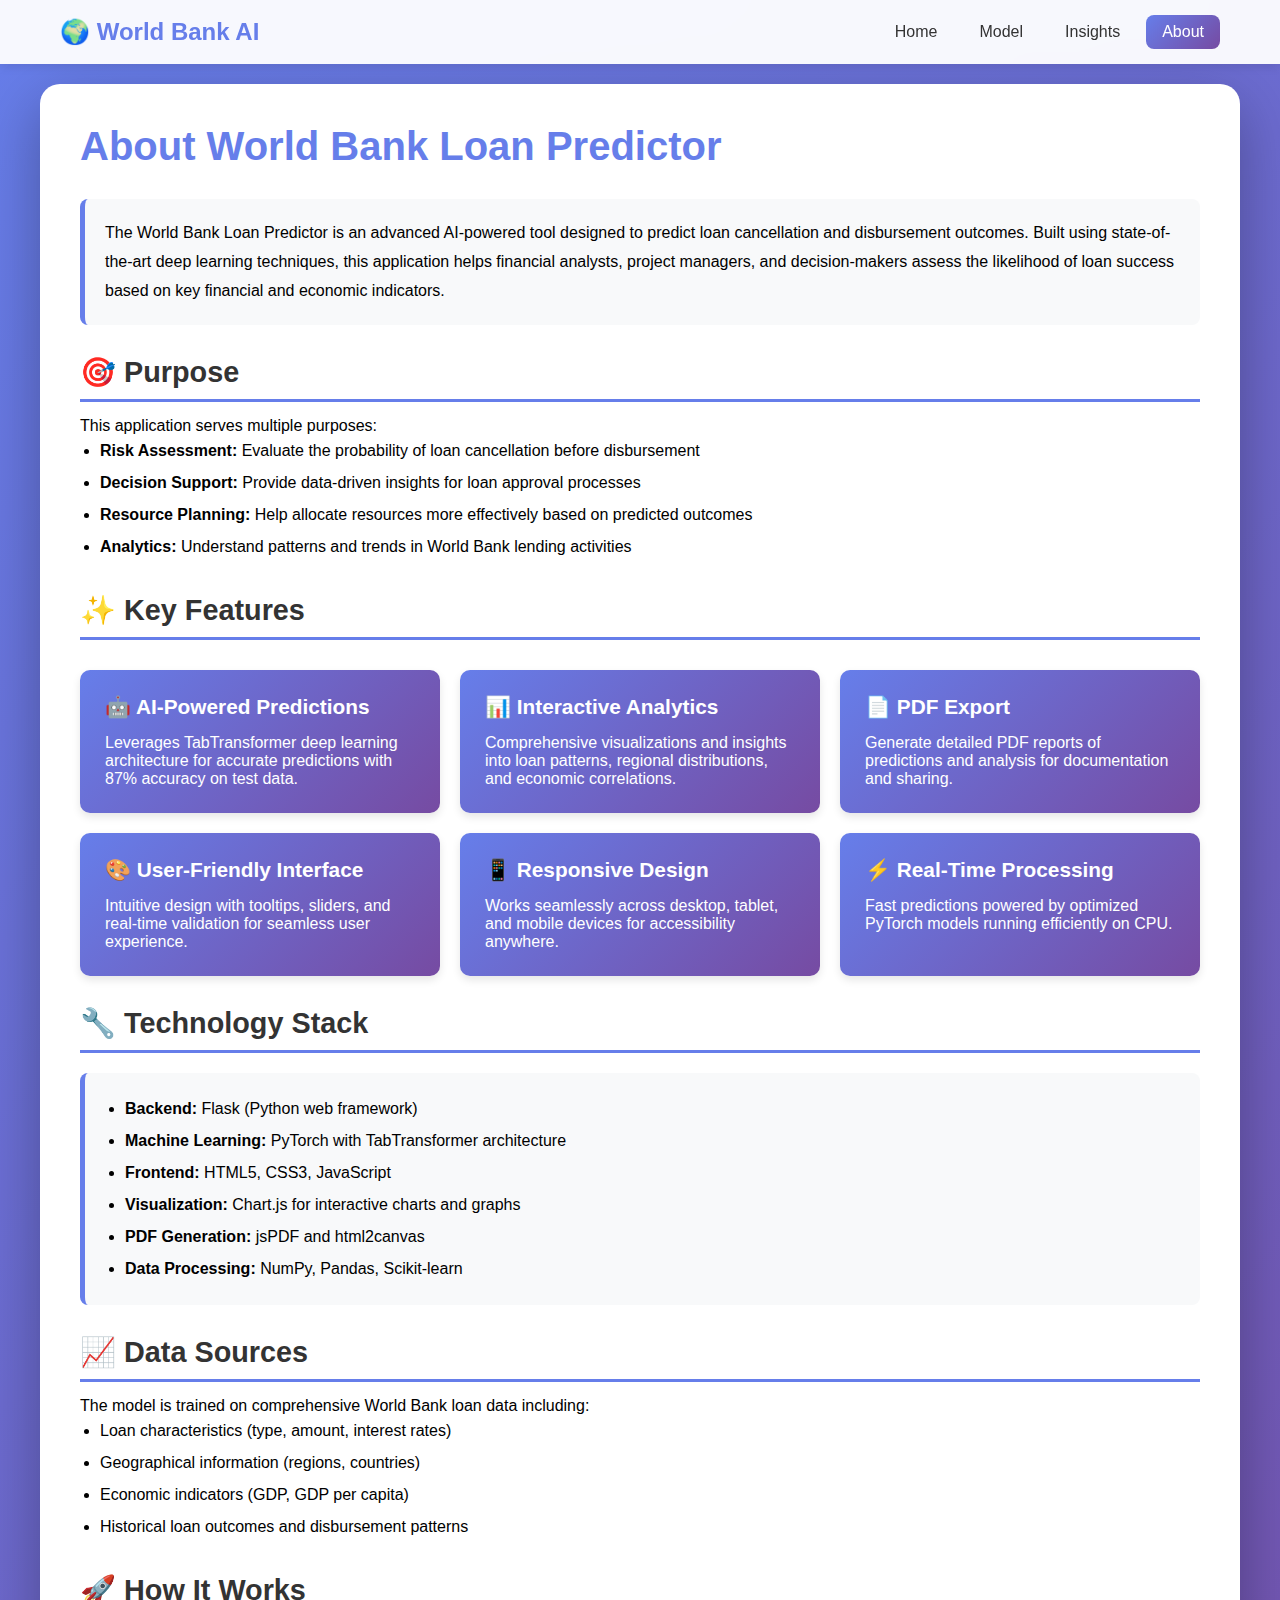
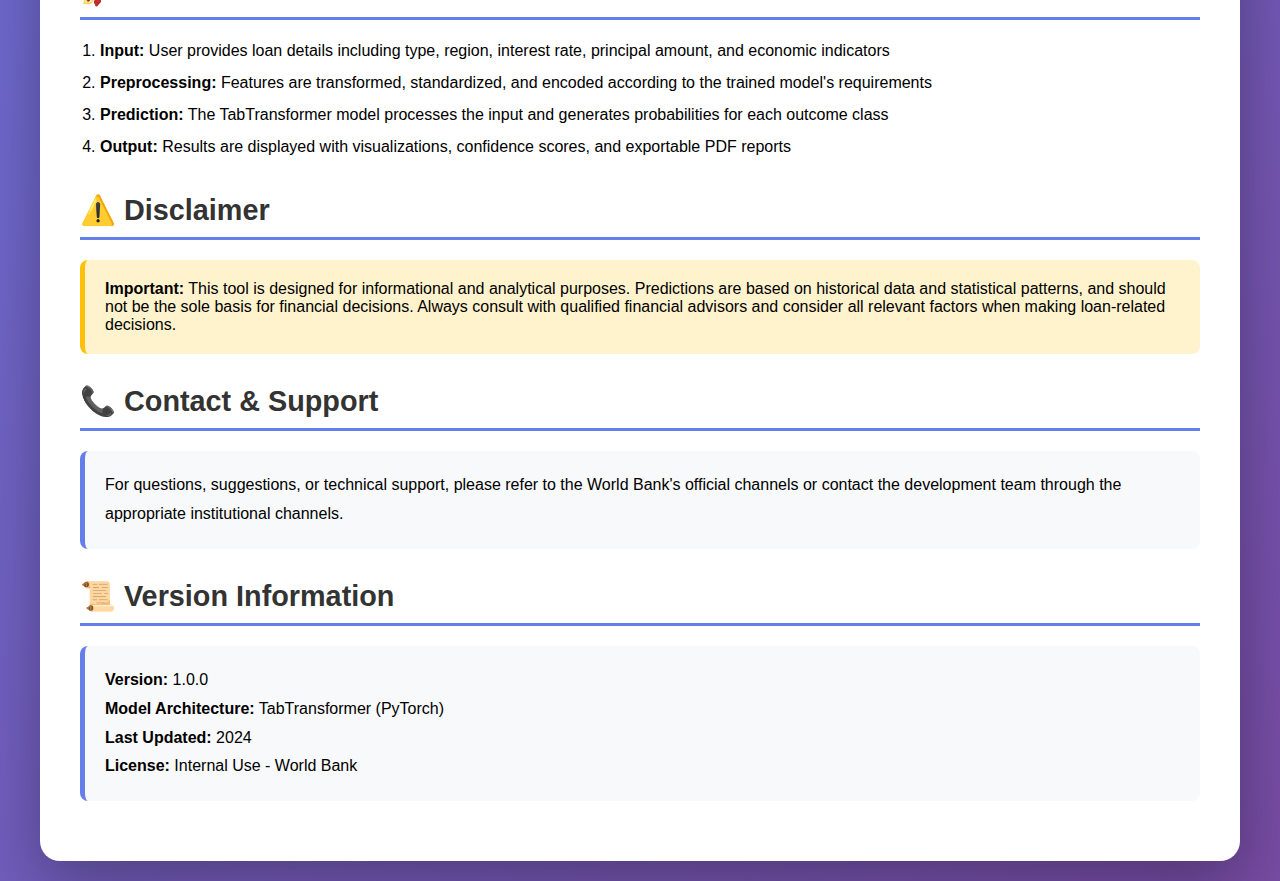
<file: templates/about.html>
<!DOCTYPE html>
<html lang="en">
<head>
    <meta charset="UTF-8">
    <meta name="viewport" content="width=device-width, initial-scale=1.0">
    <title>About - World Bank Loan Predictor</title>
    <style>
        * {
            margin: 0;
            padding: 0;
            box-sizing: border-box;
        }

        body {
            font-family: -apple-system, BlinkMacSystemFont, 'Segoe UI', Roboto, Oxygen, Ubuntu, Cantarell, sans-serif;
            background: linear-gradient(135deg, #667eea 0%, #764ba2 100%);
            min-height: 100vh;
        }

        .navbar {
            background: rgba(255, 255, 255, 0.95);
            backdrop-filter: blur(10px);
            padding: 15px 0;
            box-shadow: 0 2px 10px rgba(0, 0, 0, 0.1);
            position: sticky;
            top: 0;
            z-index: 1000;
        }

        .nav-container {
            max-width: 1200px;
            margin: 0 auto;
            display: flex;
            justify-content: space-between;
            align-items: center;
            padding: 0 20px;
        }

        .nav-logo {
            font-size: 1.5em;
            font-weight: bold;
            color: #667eea;
        }

        .nav-links {
            display: flex;
            gap: 10px;
        }

        .nav-links a {
            color: #333;
            text-decoration: none;
            padding: 8px 16px;
            border-radius: 8px;
            transition: all 0.3s ease;
            font-weight: 500;
        }

        .nav-links a:hover, .nav-links a.active {
            background: linear-gradient(135deg, #667eea 0%, #764ba2 100%);
            color: white;
        }

        .container {
            max-width: 1200px;
            margin: 20px auto;
            background: white;
            border-radius: 20px;
            box-shadow: 0 20px 60px rgba(0, 0, 0, 0.3);
            overflow: hidden;
        }

        .content {
            padding: 40px;
        }

        h1 {
            color: #667eea;
            margin-bottom: 30px;
            font-size: 2.5em;
        }

        h2 {
            color: #333;
            margin-top: 30px;
            margin-bottom: 15px;
            font-size: 1.8em;
            border-bottom: 3px solid #667eea;
            padding-bottom: 10px;
        }

        .info-card {
            background: #f8f9fa;
            border-left: 5px solid #667eea;
            padding: 20px;
            margin: 20px 0;
            border-radius: 8px;
            line-height: 1.8;
        }

        .feature-grid {
            display: grid;
            grid-template-columns: repeat(auto-fit, minmax(300px, 1fr));
            gap: 20px;
            margin: 30px 0;
        }

        .feature-box {
            background: linear-gradient(135deg, #667eea 0%, #764ba2 100%);
            color: white;
            padding: 25px;
            border-radius: 10px;
            box-shadow: 0 4px 8px rgba(0,0,0,0.1);
        }

        .feature-box h3 {
            margin-bottom: 15px;
            font-size: 1.3em;
        }

        .team-grid {
            display: grid;
            grid-template-columns: repeat(auto-fit, minmax(250px, 1fr));
            gap: 20px;
            margin: 30px 0;
        }

        .team-card {
            background: #f8f9fa;
            padding: 20px;
            border-radius: 10px;
            text-align: center;
            box-shadow: 0 2px 8px rgba(0,0,0,0.1);
        }

        .team-card h4 {
            color: #667eea;
            margin-bottom: 10px;
        }

        ul {
            margin-left: 20px;
            line-height: 2;
        }

        .highlight {
            background: #fff3cd;
            padding: 20px;
            border-radius: 8px;
            border-left: 5px solid #ffc107;
            margin: 20px 0;
        }

        @media (max-width: 768px) {
            .content {
                padding: 20px;
            }

            h1 {
                font-size: 2em;
            }
        }
    </style>
</head>
<body>
    <nav class="navbar">
        <div class="nav-container">
            <div class="nav-logo">🌍 World Bank AI</div>
            <div class="nav-links">
                <a href="/">Home</a>
                <a href="/model">Model</a>
                <a href="/insights">Insights</a>
                <a href="/about" class="active">About</a>
            </div>
        </div>
    </nav>

    <div class="container">
        <div class="content">
            <h1>About World Bank Loan Predictor</h1>

            <div class="info-card">
                <p>The World Bank Loan Predictor is an advanced AI-powered tool designed to predict loan cancellation and disbursement outcomes. Built using state-of-the-art deep learning techniques, this application helps financial analysts, project managers, and decision-makers assess the likelihood of loan success based on key financial and economic indicators.</p>
            </div>

            <h2>🎯 Purpose</h2>
            <p>This application serves multiple purposes:</p>
            <ul>
                <li><strong>Risk Assessment:</strong> Evaluate the probability of loan cancellation before disbursement</li>
                <li><strong>Decision Support:</strong> Provide data-driven insights for loan approval processes</li>
                <li><strong>Resource Planning:</strong> Help allocate resources more effectively based on predicted outcomes</li>
                <li><strong>Analytics:</strong> Understand patterns and trends in World Bank lending activities</li>
            </ul>

            <h2>✨ Key Features</h2>
            <div class="feature-grid">
                <div class="feature-box">
                    <h3>🤖 AI-Powered Predictions</h3>
                    <p>Leverages TabTransformer deep learning architecture for accurate predictions with 87% accuracy on test data.</p>
                </div>

                <div class="feature-box">
                    <h3>📊 Interactive Analytics</h3>
                    <p>Comprehensive visualizations and insights into loan patterns, regional distributions, and economic correlations.</p>
                </div>

                <div class="feature-box">
                    <h3>📄 PDF Export</h3>
                    <p>Generate detailed PDF reports of predictions and analysis for documentation and sharing.</p>
                </div>

                <div class="feature-box">
                    <h3>🎨 User-Friendly Interface</h3>
                    <p>Intuitive design with tooltips, sliders, and real-time validation for seamless user experience.</p>
                </div>

                <div class="feature-box">
                    <h3>📱 Responsive Design</h3>
                    <p>Works seamlessly across desktop, tablet, and mobile devices for accessibility anywhere.</p>
                </div>

                <div class="feature-box">
                    <h3>⚡ Real-Time Processing</h3>
                    <p>Fast predictions powered by optimized PyTorch models running efficiently on CPU.</p>
                </div>
            </div>

            <h2>🔧 Technology Stack</h2>
            <div class="info-card">
                <ul>
                    <li><strong>Backend:</strong> Flask (Python web framework)</li>
                    <li><strong>Machine Learning:</strong> PyTorch with TabTransformer architecture</li>
                    <li><strong>Frontend:</strong> HTML5, CSS3, JavaScript</li>
                    <li><strong>Visualization:</strong> Chart.js for interactive charts and graphs</li>
                    <li><strong>PDF Generation:</strong> jsPDF and html2canvas</li>
                    <li><strong>Data Processing:</strong> NumPy, Pandas, Scikit-learn</li>
                </ul>
            </div>

            <h2>📈 Data Sources</h2>
            <p>The model is trained on comprehensive World Bank loan data including:</p>
            <ul>
                <li>Loan characteristics (type, amount, interest rates)</li>
                <li>Geographical information (regions, countries)</li>
                <li>Economic indicators (GDP, GDP per capita)</li>
                <li>Historical loan outcomes and disbursement patterns</li>
            </ul>

            <h2>🚀 How It Works</h2>
            <ol style="margin-left: 20px; line-height: 2;">
                <li><strong>Input:</strong> User provides loan details including type, region, interest rate, principal amount, and economic indicators</li>
                <li><strong>Preprocessing:</strong> Features are transformed, standardized, and encoded according to the trained model's requirements</li>
                <li><strong>Prediction:</strong> The TabTransformer model processes the input and generates probabilities for each outcome class</li>
                <li><strong>Output:</strong> Results are displayed with visualizations, confidence scores, and exportable PDF reports</li>
            </ol>

            <h2>⚠️ Disclaimer</h2>
            <div class="highlight">
                <p><strong>Important:</strong> This tool is designed for informational and analytical purposes. Predictions are based on historical data and statistical patterns, and should not be the sole basis for financial decisions. Always consult with qualified financial advisors and consider all relevant factors when making loan-related decisions.</p>
            </div>

            <h2>📞 Contact & Support</h2>
            <div class="info-card">
                <p>For questions, suggestions, or technical support, please refer to the World Bank's official channels or contact the development team through the appropriate institutional channels.</p>
            </div>

            <h2>📜 Version Information</h2>
            <div class="info-card">
                <p><strong>Version:</strong> 1.0.0</p>
                <p><strong>Model Architecture:</strong> TabTransformer (PyTorch)</p>
                <p><strong>Last Updated:</strong> 2024</p>
                <p><strong>License:</strong> Internal Use - World Bank</p>
            </div>
        </div>
    </div>
</body>
</html>
</file>
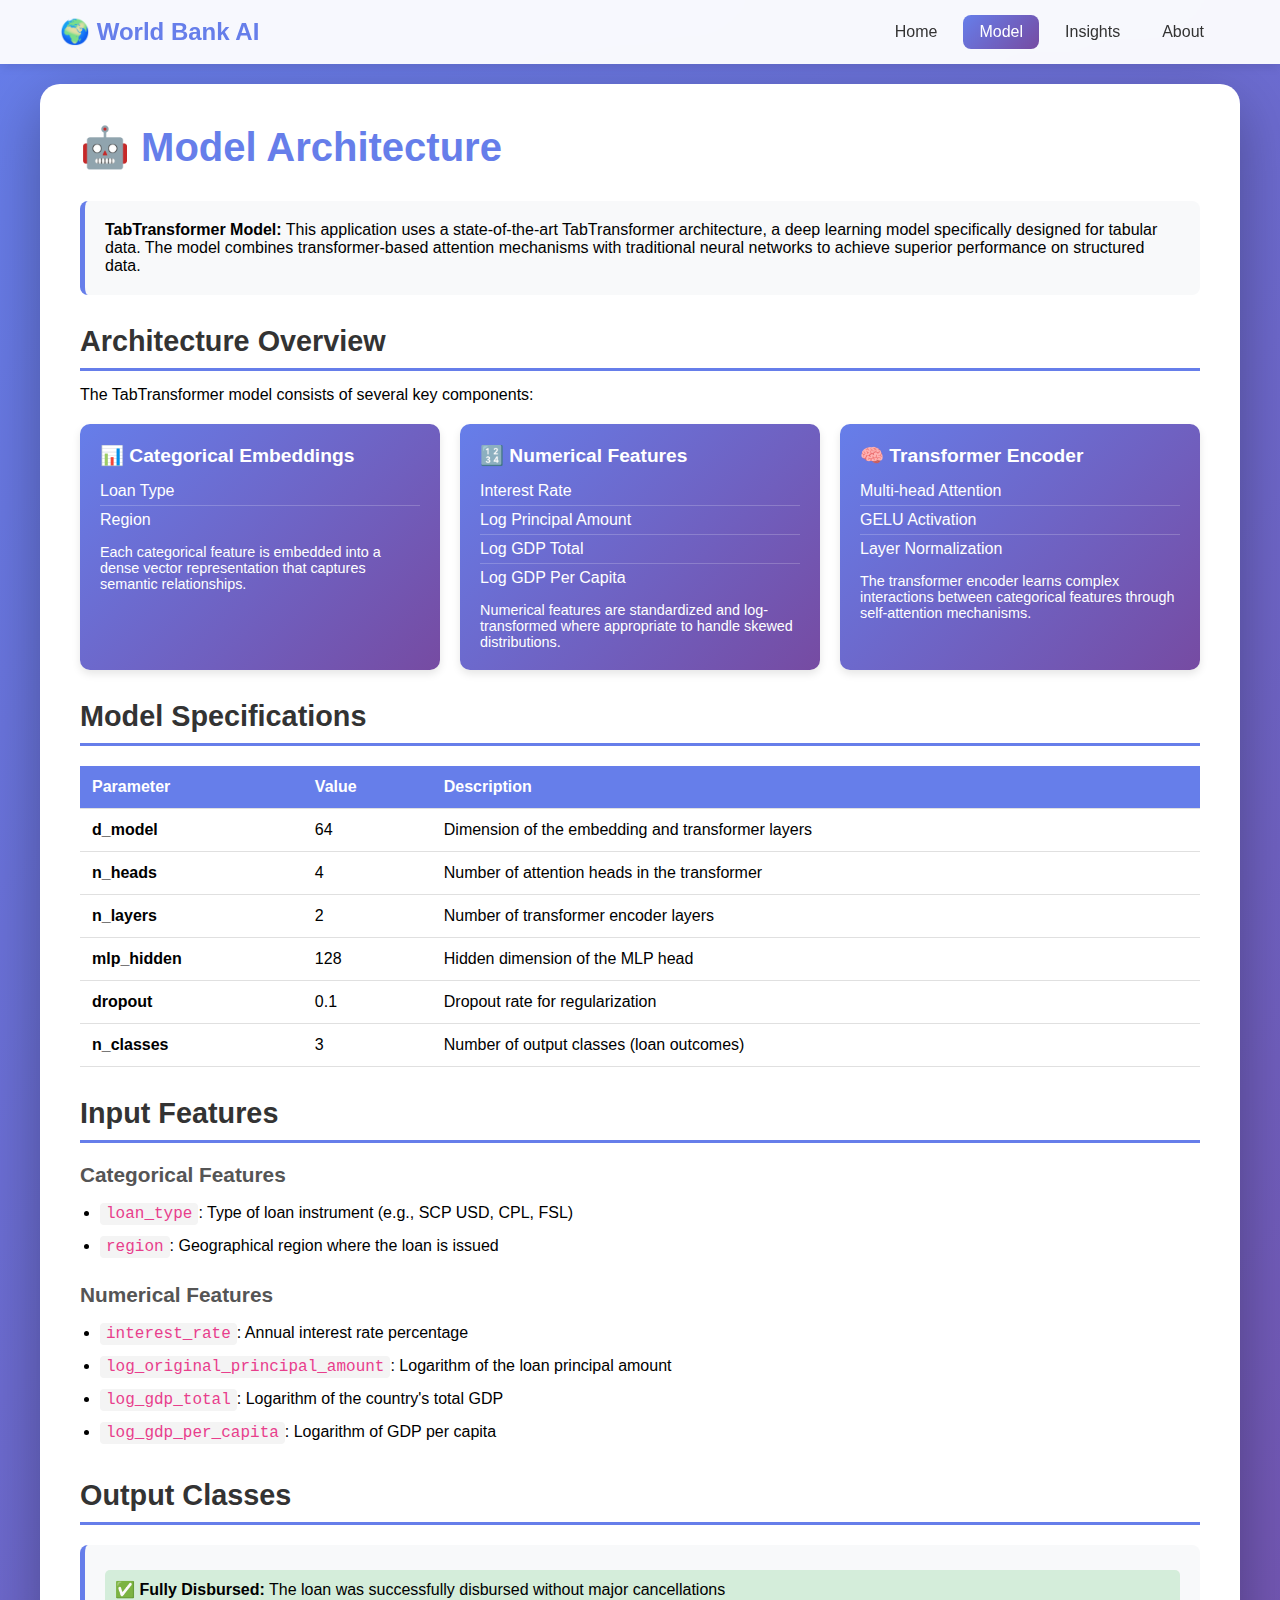
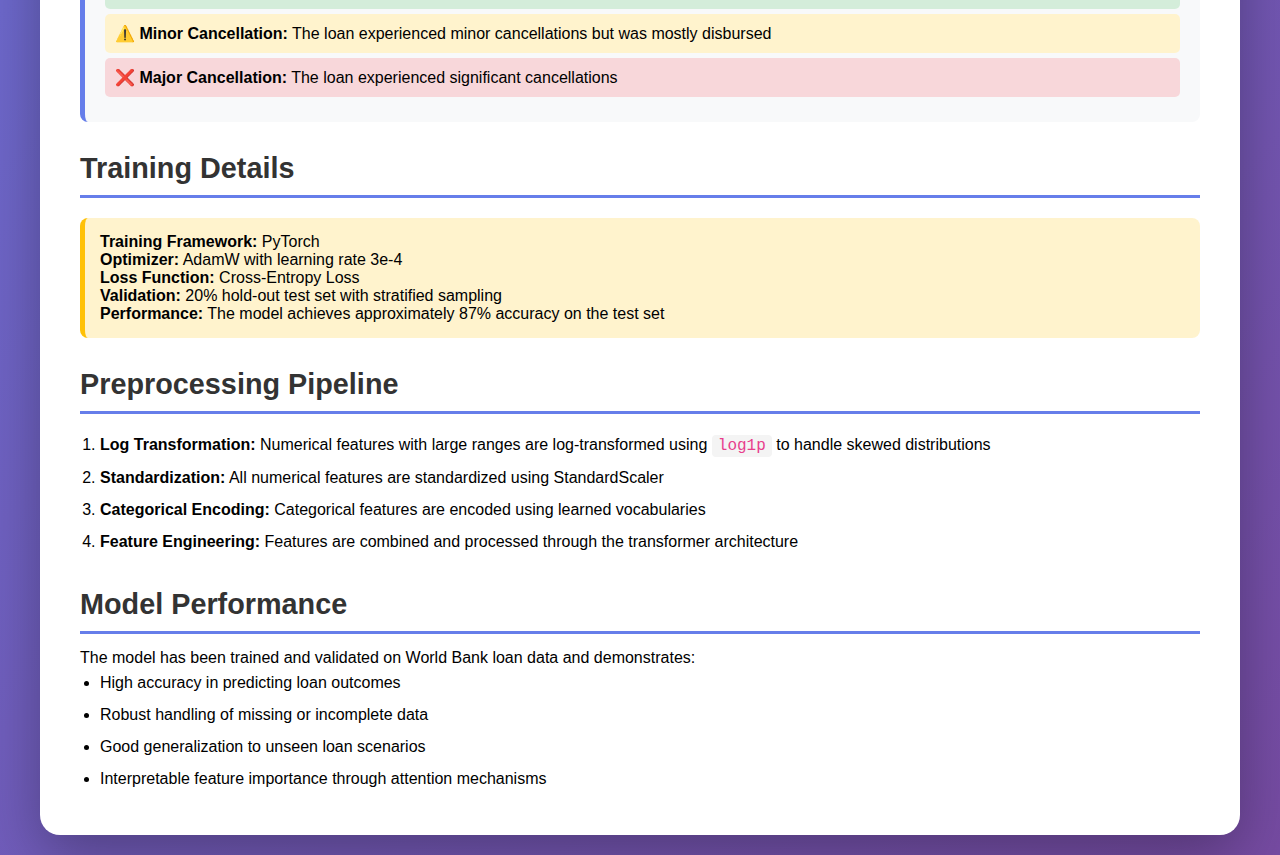
<file: templates/model.html>
<!DOCTYPE html>
<html lang="en">
<head>
    <meta charset="UTF-8">
    <meta name="viewport" content="width=device-width, initial-scale=1.0">
    <title>Model Information - World Bank Loan Predictor</title>
    <style>
        * {
            margin: 0;
            padding: 0;
            box-sizing: border-box;
        }

        body {
            font-family: -apple-system, BlinkMacSystemFont, 'Segoe UI', Roboto, Oxygen, Ubuntu, Cantarell, sans-serif;
            background: linear-gradient(135deg, #667eea 0%, #764ba2 100%);
            min-height: 100vh;
        }

        .navbar {
            background: rgba(255, 255, 255, 0.95);
            backdrop-filter: blur(10px);
            padding: 15px 0;
            box-shadow: 0 2px 10px rgba(0, 0, 0, 0.1);
            position: sticky;
            top: 0;
            z-index: 1000;
        }

        .nav-container {
            max-width: 1200px;
            margin: 0 auto;
            display: flex;
            justify-content: space-between;
            align-items: center;
            padding: 0 20px;
        }

        .nav-logo {
            font-size: 1.5em;
            font-weight: bold;
            color: #667eea;
        }

        .nav-links {
            display: flex;
            gap: 10px;
        }

        .nav-links a {
            color: #333;
            text-decoration: none;
            padding: 8px 16px;
            border-radius: 8px;
            transition: all 0.3s ease;
            font-weight: 500;
        }

        .nav-links a:hover, .nav-links a.active {
            background: linear-gradient(135deg, #667eea 0%, #764ba2 100%);
            color: white;
        }

        .container {
            max-width: 1200px;
            margin: 20px auto;
            background: white;
            border-radius: 20px;
            box-shadow: 0 20px 60px rgba(0, 0, 0, 0.3);
            overflow: hidden;
        }

        .content {
            padding: 40px;
        }

        h1 {
            color: #667eea;
            margin-bottom: 30px;
            font-size: 2.5em;
        }

        h2 {
            color: #333;
            margin-top: 30px;
            margin-bottom: 15px;
            font-size: 1.8em;
            border-bottom: 3px solid #667eea;
            padding-bottom: 10px;
        }

        h3 {
            color: #555;
            margin-top: 20px;
            margin-bottom: 10px;
            font-size: 1.3em;
        }

        .info-card {
            background: #f8f9fa;
            border-left: 5px solid #667eea;
            padding: 20px;
            margin: 20px 0;
            border-radius: 8px;
        }

        .feature-grid {
            display: grid;
            grid-template-columns: repeat(auto-fit, minmax(300px, 1fr));
            gap: 20px;
            margin: 20px 0;
        }

        .feature-card {
            background: linear-gradient(135deg, #667eea 0%, #764ba2 100%);
            color: white;
            padding: 20px;
            border-radius: 10px;
            box-shadow: 0 4px 8px rgba(0,0,0,0.1);
        }

        .feature-card h4 {
            margin-bottom: 10px;
            font-size: 1.2em;
        }

        .feature-card ul {
            list-style: none;
            padding-left: 0;
        }

        .feature-card li {
            padding: 5px 0;
            border-bottom: 1px solid rgba(255,255,255,0.2);
        }

        .feature-card li:last-child {
            border-bottom: none;
        }

        .specs-table {
            width: 100%;
            border-collapse: collapse;
            margin: 20px 0;
        }

        .specs-table th, .specs-table td {
            padding: 12px;
            text-align: left;
            border-bottom: 1px solid #e0e0e0;
        }

        .specs-table th {
            background: #667eea;
            color: white;
            font-weight: 600;
        }

        .specs-table tr:hover {
            background: #f8f9fa;
        }

        .highlight {
            background: #fff3cd;
            padding: 15px;
            border-radius: 8px;
            border-left: 5px solid #ffc107;
            margin: 20px 0;
        }

        code {
            background: #f4f4f4;
            padding: 2px 6px;
            border-radius: 4px;
            font-family: 'Courier New', monospace;
            color: #e83e8c;
        }

        @media (max-width: 768px) {
            .content {
                padding: 20px;
            }

            h1 {
                font-size: 2em;
            }
        }
    </style>
</head>
<body>
    <nav class="navbar">
        <div class="nav-container">
            <div class="nav-logo">🌍 World Bank AI</div>
            <div class="nav-links">
                <a href="/">Home</a>
                <a href="/model" class="active">Model</a>
                <a href="/insights">Insights</a>
                <a href="/about">About</a>
            </div>
        </div>
    </nav>

    <div class="container">
        <div class="content">
            <h1>🤖 Model Architecture</h1>

            <div class="info-card">
                <p><strong>TabTransformer Model:</strong> This application uses a state-of-the-art TabTransformer architecture, a deep learning model specifically designed for tabular data. The model combines transformer-based attention mechanisms with traditional neural networks to achieve superior performance on structured data.</p>
            </div>

            <h2>Architecture Overview</h2>
            <p>The TabTransformer model consists of several key components:</p>

            <div class="feature-grid">
                <div class="feature-card">
                    <h4>📊 Categorical Embeddings</h4>
                    <ul>
                        <li>Loan Type</li>
                        <li>Region</li>
                    </ul>
                    <p style="margin-top: 10px; font-size: 0.9em;">Each categorical feature is embedded into a dense vector representation that captures semantic relationships.</p>
                </div>

                <div class="feature-card">
                    <h4>🔢 Numerical Features</h4>
                    <ul>
                        <li>Interest Rate</li>
                        <li>Log Principal Amount</li>
                        <li>Log GDP Total</li>
                        <li>Log GDP Per Capita</li>
                    </ul>
                    <p style="margin-top: 10px; font-size: 0.9em;">Numerical features are standardized and log-transformed where appropriate to handle skewed distributions.</p>
                </div>

                <div class="feature-card">
                    <h4>🧠 Transformer Encoder</h4>
                    <ul>
                        <li>Multi-head Attention</li>
                        <li>GELU Activation</li>
                        <li>Layer Normalization</li>
                    </ul>
                    <p style="margin-top: 10px; font-size: 0.9em;">The transformer encoder learns complex interactions between categorical features through self-attention mechanisms.</p>
                </div>
            </div>

            <h2>Model Specifications</h2>
            <table class="specs-table">
                <tr>
                    <th>Parameter</th>
                    <th>Value</th>
                    <th>Description</th>
                </tr>
                <tr>
                    <td><strong>d_model</strong></td>
                    <td>64</td>
                    <td>Dimension of the embedding and transformer layers</td>
                </tr>
                <tr>
                    <td><strong>n_heads</strong></td>
                    <td>4</td>
                    <td>Number of attention heads in the transformer</td>
                </tr>
                <tr>
                    <td><strong>n_layers</strong></td>
                    <td>2</td>
                    <td>Number of transformer encoder layers</td>
                </tr>
                <tr>
                    <td><strong>mlp_hidden</strong></td>
                    <td>128</td>
                    <td>Hidden dimension of the MLP head</td>
                </tr>
                <tr>
                    <td><strong>dropout</strong></td>
                    <td>0.1</td>
                    <td>Dropout rate for regularization</td>
                </tr>
                <tr>
                    <td><strong>n_classes</strong></td>
                    <td>3</td>
                    <td>Number of output classes (loan outcomes)</td>
                </tr>
            </table>

            <h2>Input Features</h2>
            <h3>Categorical Features</h3>
            <ul style="margin-left: 20px; line-height: 2;">
                <li><code>loan_type</code>: Type of loan instrument (e.g., SCP USD, CPL, FSL)</li>
                <li><code>region</code>: Geographical region where the loan is issued</li>
            </ul>

            <h3>Numerical Features</h3>
            <ul style="margin-left: 20px; line-height: 2;">
                <li><code>interest_rate</code>: Annual interest rate percentage</li>
                <li><code>log_original_principal_amount</code>: Logarithm of the loan principal amount</li>
                <li><code>log_gdp_total</code>: Logarithm of the country's total GDP</li>
                <li><code>log_gdp_per_capita</code>: Logarithm of GDP per capita</li>
            </ul>

            <h2>Output Classes</h2>
            <div class="info-card">
                <ul style="list-style: none; padding-left: 0;">
                    <li style="padding: 10px; margin: 5px 0; background: #d4edda; border-radius: 5px;">
                        <strong>✅ Fully Disbursed:</strong> The loan was successfully disbursed without major cancellations
                    </li>
                    <li style="padding: 10px; margin: 5px 0; background: #fff3cd; border-radius: 5px;">
                        <strong>⚠️ Minor Cancellation:</strong> The loan experienced minor cancellations but was mostly disbursed
                    </li>
                    <li style="padding: 10px; margin: 5px 0; background: #f8d7da; border-radius: 5px;">
                        <strong>❌ Major Cancellation:</strong> The loan experienced significant cancellations
                    </li>
                </ul>
            </div>

            <h2>Training Details</h2>
            <div class="highlight">
                <p><strong>Training Framework:</strong> PyTorch</p>
                <p><strong>Optimizer:</strong> AdamW with learning rate 3e-4</p>
                <p><strong>Loss Function:</strong> Cross-Entropy Loss</p>
                <p><strong>Validation:</strong> 20% hold-out test set with stratified sampling</p>
                <p><strong>Performance:</strong> The model achieves approximately 87% accuracy on the test set</p>
            </div>

            <h2>Preprocessing Pipeline</h2>
            <ol style="margin-left: 20px; line-height: 2;">
                <li><strong>Log Transformation:</strong> Numerical features with large ranges are log-transformed using <code>log1p</code> to handle skewed distributions</li>
                <li><strong>Standardization:</strong> All numerical features are standardized using StandardScaler</li>
                <li><strong>Categorical Encoding:</strong> Categorical features are encoded using learned vocabularies</li>
                <li><strong>Feature Engineering:</strong> Features are combined and processed through the transformer architecture</li>
            </ol>

            <h2>Model Performance</h2>
            <p>The model has been trained and validated on World Bank loan data and demonstrates:</p>
            <ul style="margin-left: 20px; line-height: 2;">
                <li>High accuracy in predicting loan outcomes</li>
                <li>Robust handling of missing or incomplete data</li>
                <li>Good generalization to unseen loan scenarios</li>
                <li>Interpretable feature importance through attention mechanisms</li>
            </ul>
        </div>
    </div>
</body>
</html>
</file>
